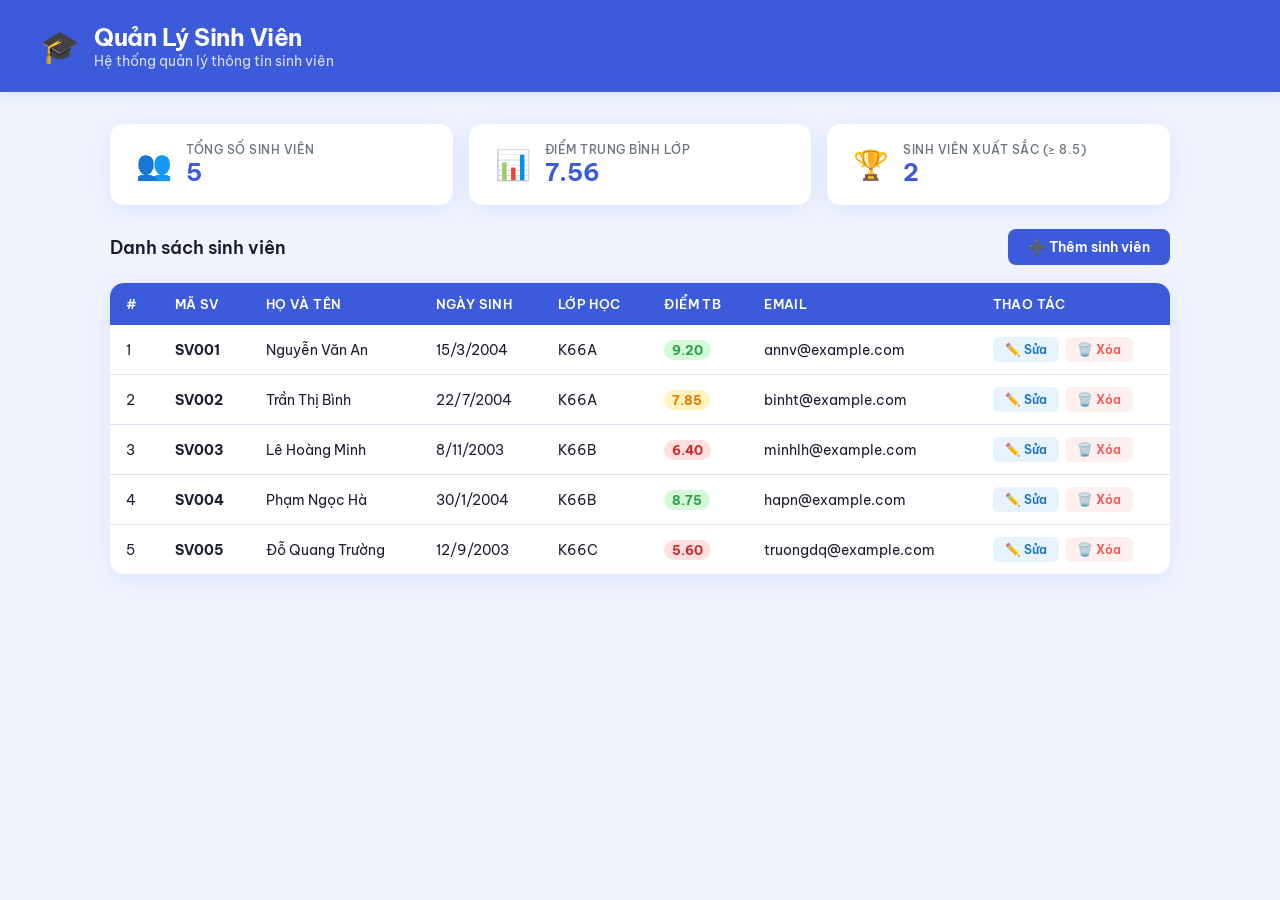
<file: BTTH3/Bài 1/index.html>
<!DOCTYPE html>
<html lang="vi">
<head>
  <meta charset="UTF-8">
  <meta name="viewport" content="width=device-width, initial-scale=1.0">
  <title>Quản Lý Sinh Viên</title>
  <link href="https://fonts.googleapis.com/css2?family=Be+Vietnam+Pro:wght@300;400;500;600;700&display=swap" rel="stylesheet">
  <link rel="stylesheet" href="style.css">
</head>
<body>

<header>
  <span class="icon">🎓</span>
  <div>
    <h1>Quản Lý Sinh Viên</h1>
    <p>Hệ thống quản lý thông tin sinh viên</p>
  </div>
</header>

<div class="container">

  <!-- Thống kê -->
  <div class="stats">
    <div class="stat-card">
      <span class="stat-icon">👥</span>
      <div>
        <div class="stat-label">Tổng số sinh viên</div>
        <div class="stat-value" id="total-students">0</div>
      </div>
    </div>
    <div class="stat-card">
      <span class="stat-icon">📊</span>
      <div>
        <div class="stat-label">Điểm trung bình lớp</div>
        <div class="stat-value" id="avg-gpa">0.00</div>
      </div>
    </div>
    <div class="stat-card">
      <span class="stat-icon">🏆</span>
      <div>
        <div class="stat-label">Sinh viên xuất sắc (≥ 8.5)</div>
        <div class="stat-value" id="excellent-count">0</div>
      </div>
    </div>
  </div>

  <!-- Toolbar -->
  <div class="toolbar">
    <h2>Danh sách sinh viên</h2>
    <button class="btn btn-primary" id="btn-open-modal">➕ Thêm sinh viên</button>
  </div>

  <!-- Bảng dữ liệu -->
  <div class="table-wrap">
    <table>
      <thead>
        <tr>
          <th>#</th>
          <th>Mã SV</th>
          <th>Họ và tên</th>
          <th>Ngày sinh</th>
          <th>Lớp học</th>
          <th>Điểm TB</th>
          <th>Email</th>
          <th>Thao tác</th>
        </tr>
      </thead>
      <tbody id="student-table-body"></tbody>
    </table>
  </div>

</div>

<!-- Thông báo -->
<div id="notification"></div>

<!-- Modal thêm/sửa -->
<div class="modal-overlay" id="modal-overlay">
  <div class="modal">
    <div class="modal-header">
      <h3 id="modal-title">Thêm sinh viên mới</h3>
      <button class="close-btn" id="btn-close-modal">✕</button>
    </div>
    <div class="form-grid">
      <div class="form-group">
        <label>Mã sinh viên *</label>
        <input type="text" id="msv" placeholder="VD: SV001">
        <span class="form-error" id="err-msv"></span>
      </div>
      <div class="form-group">
        <label>Lớp học *</label>
        <input type="text" id="lophoc" placeholder="VD: K66A">
        <span class="form-error" id="err-lophoc"></span>
      </div>
      <div class="form-group full">
        <label>Họ và tên *</label>
        <input type="text" id="hoten" placeholder="Nhập họ và tên đầy đủ">
        <span class="form-error" id="err-hoten"></span>
      </div>
      <div class="form-group">
        <label>Ngày sinh</label>
        <input type="date" id="ngaysinh">
        <span class="form-error" id="err-ngaysinh"></span>
      </div>
      <div class="form-group">
        <label>Điểm trung bình *</label>
        <input type="number" id="diemtb" min="0" max="10" step="0.01" placeholder="0.00 – 10.00">
        <span class="form-error" id="err-diemtb"></span>
      </div>
      <div class="form-group full">
        <label>Email *</label>
        <input type="email" id="email" placeholder="example@email.com">
        <span class="form-error" id="err-email"></span>
      </div>
    </div>
    <div class="form-actions">
      <button class="btn btn-secondary" id="btn-cancel">Hủy</button>
      <button class="btn btn-primary" id="btn-submit">💾 Lưu</button>
    </div>
  </div>
</div>

<script src="app.js"></script>
</body>
</html>
</file>
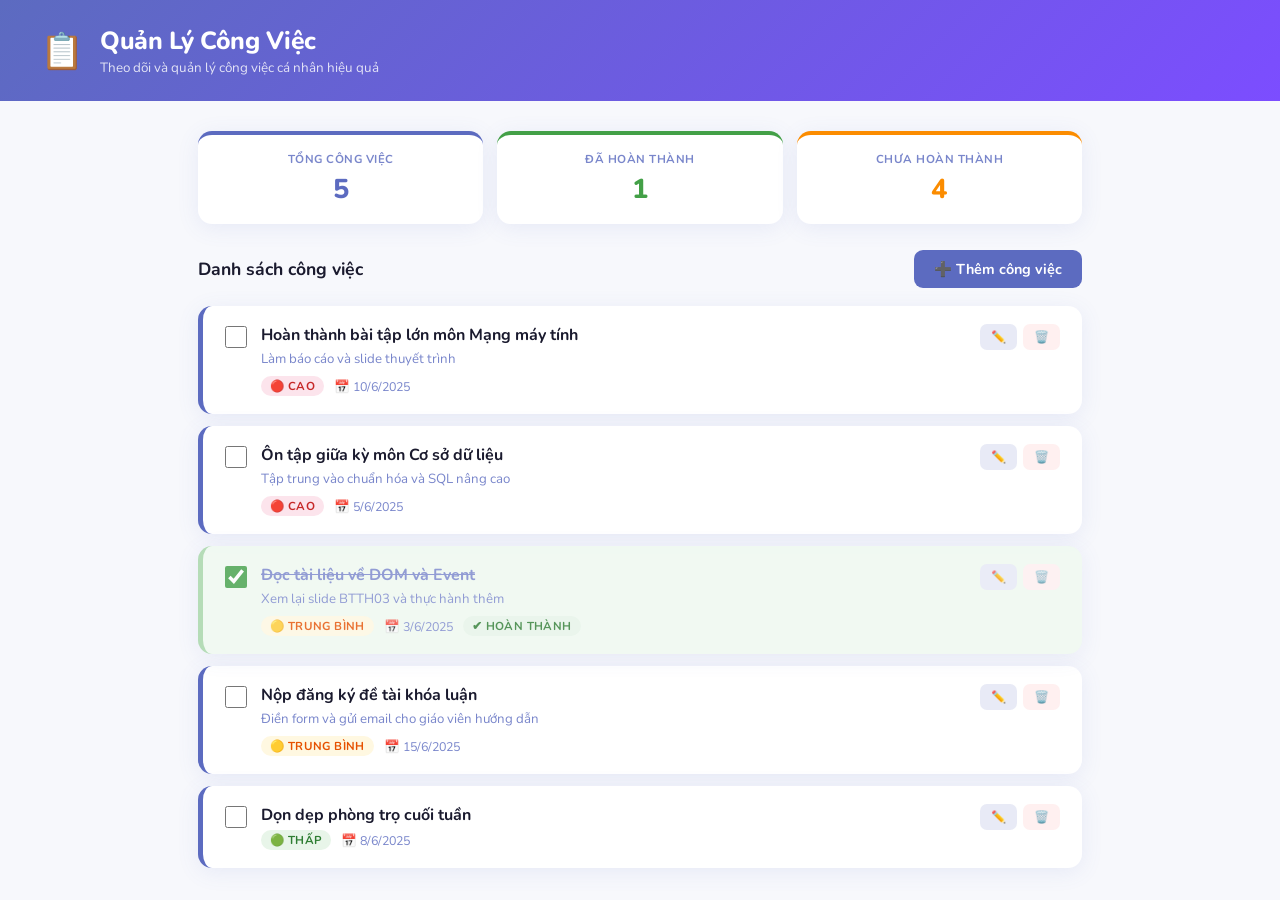
<file: BTTH3/Bài 2/index.html>
<!DOCTYPE html>
<html lang="vi">
<head>
  <meta charset="UTF-8">
  <meta name="viewport" content="width=device-width, initial-scale=1.0">
  <title>Quản Lý Công Việc</title>
  <link href="https://fonts.googleapis.com/css2?family=Nunito:wght@300;400;500;600;700;800&display=swap" rel="stylesheet">
  <link rel="stylesheet" href="style.css">
</head>
<body>

<header>
  <span class="icon">📋</span>
  <div>
    <h1>Quản Lý Công Việc</h1>
    <p>Theo dõi và quản lý công việc cá nhân hiệu quả</p>
  </div>
</header>

<div class="container">

  <!-- Thống kê -->
  <div class="stats">
    <div class="stat-card">
      <div class="stat-label">Tổng công việc</div>
      <div class="stat-value" id="total-tasks">0</div>
    </div>
    <div class="stat-card done">
      <div class="stat-label">Đã hoàn thành</div>
      <div class="stat-value" id="done-tasks">0</div>
    </div>
    <div class="stat-card pending">
      <div class="stat-label">Chưa hoàn thành</div>
      <div class="stat-value" id="pending-tasks">0</div>
    </div>
  </div>

  <!-- Toolbar -->
  <div class="toolbar">
    <h2>Danh sách công việc</h2>
    <button class="btn btn-primary" id="btn-open-modal">➕ Thêm công việc</button>
  </div>

  <!-- Danh sách công việc -->
  <div id="task-list"></div>

</div>

<!-- Thông báo -->
<div id="notification"></div>

<!-- Modal thêm/sửa -->
<div class="modal-overlay" id="modal-overlay">
  <div class="modal">
    <div class="modal-header">
      <h3 id="modal-title">Thêm công việc mới</h3>
      <button class="close-btn" id="btn-close-modal">✕</button>
    </div>

    <div class="form-group">
      <label>Tiêu đề công việc *</label>
      <input type="text" id="tieude" placeholder="Nhập tên công việc...">
      <span class="form-error" id="err-tieude"></span>
    </div>

    <div class="form-group">
      <label>Mô tả</label>
      <textarea id="mota" rows="3" placeholder="Mô tả ngắn về công việc..."></textarea>
    </div>

    <div class="form-group">
      <label>Hạn hoàn thành *</label>
      <input type="date" id="hanht">
      <span class="form-error" id="err-hanht"></span>
    </div>

    <div class="form-group">
      <label>Mức ưu tiên</label>
      <select id="uutien">
        <option value="high">🔴 Cao</option>
        <option value="mid" selected>🟡 Trung bình</option>
        <option value="low">🟢 Thấp</option>
      </select>
    </div>

    <div class="form-actions">
      <button class="btn btn-secondary" id="btn-cancel">Hủy</button>
      <button class="btn btn-primary" id="btn-submit">💾 Lưu</button>
    </div>
  </div>
</div>

<script src="app.js"></script>
</body>
</html>
</file>
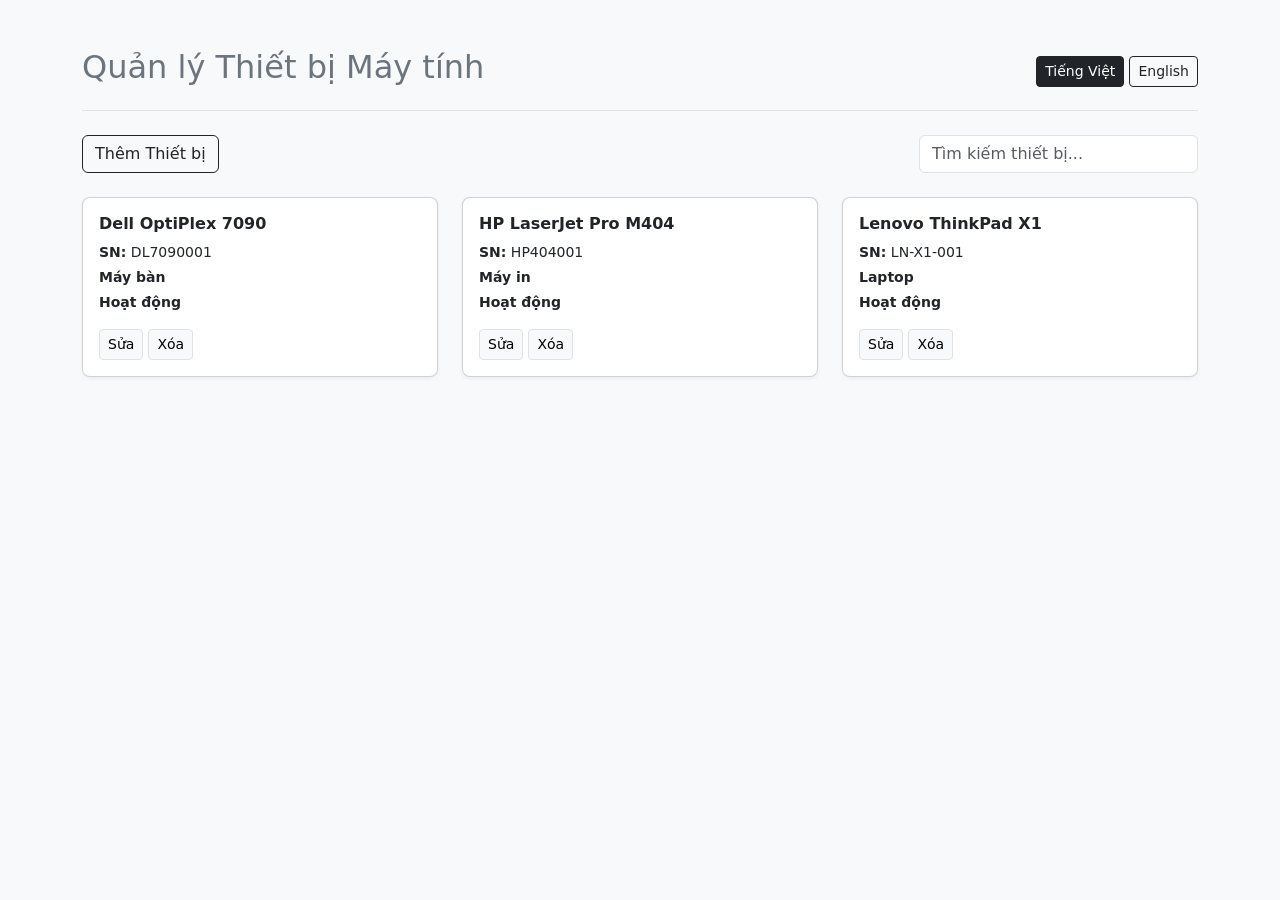
<file: BTTH2/bai1.html>
<!DOCTYPE html>
<html lang="vi">
<head>
    <meta charset="UTF-8">
    <meta name="viewport" content="width=device-width, initial-scale=1.0">
    <title>Quản lý Thiết bị Máy tính</title>
    <!-- Tích hợp Bootstrap 5 -->
    <link href="https://cdn.jsdelivr.net/npm/bootstrap@5.3.0/dist/css/bootstrap.min.css" rel="stylesheet">
    <style>
        body { background-color: #f8f9fa; }
        .device-card { border-radius: 8px; box-shadow: 0 2px 4px rgba(0,0,0,0.05); }
    </style>
</head>
<body>

<div class="container mt-5">
    <!-- Header -->
    <div class="d-flex justify-content-between align-items-center mb-4 border-bottom pb-3">
        <h2 class="text-secondary">Quản lý Thiết bị Máy tính</h2>
        <div>
            <button class="btn btn-dark btn-sm">Tiếng Việt</button>
            <button class="btn btn-outline-dark btn-sm">English</button>
        </div>
    </div>

    <!-- Toolbar -->
    <div class="d-flex justify-content-between mb-4">
        <button class="btn btn-outline-dark" data-bs-toggle="modal" data-bs-target="#addDeviceModal">Thêm Thiết bị</button>
        <input type="text" class="form-control w-25" placeholder="Tìm kiếm thiết bị...">
    </div>

    <!-- Danh sách thiết bị (Grid) -->
    <div class="row row-cols-1 row-cols-md-3 g-4">
        <!-- Card 1 -->
        <div class="col">
            <div class="card device-card h-100 p-3">
                <h6 class="fw-bold">Dell OptiPlex 7090</h6>
                <p class="mb-1 small"><strong>SN:</strong> DL7090001</p>
                <p class="mb-1 small"><strong>Máy bàn</strong></p>
                <p class="mb-3 small fw-bold">Hoạt động</p>
                <div>
                    <button class="btn btn-light btn-sm border">Sửa</button>
                    <button class="btn btn-light btn-sm border">Xóa</button>
                </div>
            </div>
        </div>
        <!-- Card 2 -->
        <div class="col">
            <div class="card device-card h-100 p-3">
                <h6 class="fw-bold">HP LaserJet Pro M404</h6>
                <p class="mb-1 small"><strong>SN:</strong> HP404001</p>
                <p class="mb-1 small"><strong>Máy in</strong></p>
                <p class="mb-3 small fw-bold">Hoạt động</p>
                <div>
                    <button class="btn btn-light btn-sm border">Sửa</button>
                    <button class="btn btn-light btn-sm border">Xóa</button>
                </div>
            </div>
        </div>
        <!-- Card 3 -->
        <div class="col">
            <div class="card device-card h-100 p-3">
                <h6 class="fw-bold">Lenovo ThinkPad X1</h6>
                <p class="mb-1 small"><strong>SN:</strong> LN-X1-001</p>
                <p class="mb-1 small"><strong>Laptop</strong></p>
                <p class="mb-3 small fw-bold">Hoạt động</p>
                <div>
                    <button class="btn btn-light btn-sm border">Sửa</button>
                    <button class="btn btn-light btn-sm border">Xóa</button>
                </div>
            </div>
        </div>
    </div>
</div>

<!-- Modal Thêm Thiết bị (Pop-up) -->
<div class="modal fade" id="addDeviceModal" tabindex="-1" aria-hidden="true">
    <div class="modal-dialog modal-lg">
        <div class="modal-content">
            <div class="modal-header border-0 pb-0">
                <button type="button" class="btn-close" data-bs-dismiss="modal" aria-label="Close"></button>
            </div>
            <div class="modal-body px-5 pb-5">
                <h4 class="fw-bold mb-4">Thêm Thiết bị</h4>
                <form>
                    <div class="row">
                        <div class="col-md-6 mb-3">
                            <label class="form-label small text-muted">Tên</label>
                            <input type="text" class="form-control">
                        </div>
                        <div class="col-md-6 mb-3">
                            <label class="form-label small text-muted">Số Serial</label>
                            <input type="text" class="form-control">
                        </div>
                        <div class="col-md-6 mb-3">
                            <label class="form-label small text-muted">Loại</label>
                            <select class="form-select">
                                <option>Laptop</option>
                                <option>Máy bàn</option>
                            </select>
                        </div>
                        <div class="col-md-6 mb-3">
                            <label class="form-label small text-muted">Ngày Mua</label>
                            <input type="date" class="form-control">
                        </div>
                        <div class="col-md-6 mb-3">
                            <label class="form-label small text-muted">Bảo Hành</label>
                            <select class="form-select">
                                <option>1 năm</option>
                                <option>2 năm</option>
                            </select>
                        </div>
                        <div class="col-md-6 mb-3">
                            <label class="form-label small text-muted">Email Quản lý</label>
                            <input type="email" class="form-control">
                        </div>
                        <div class="col-md-6 mb-4">
                            <label class="form-label small text-muted">Trạng Thái</label>
                            <select class="form-select">
                                <option>Hoạt động</option>
                                <option>Không hoạt động</option>
                            </select>
                        </div>
                    </div>
                    <div class="d-flex justify-content-end gap-2">
                        <button type="button" class="btn btn-light border" data-bs-dismiss="modal">Hủy</button>
                        <button type="button" class="btn btn-outline-dark">Lưu</button>
                    </div>
                </form>
            </div>
        </div>
    </div>
</div>

<!-- JS của Bootstrap -->
<script src="https://cdn.jsdelivr.net/npm/bootstrap@5.3.0/dist/js/bootstrap.bundle.min.js"></script>
</body>
</html>
</file>
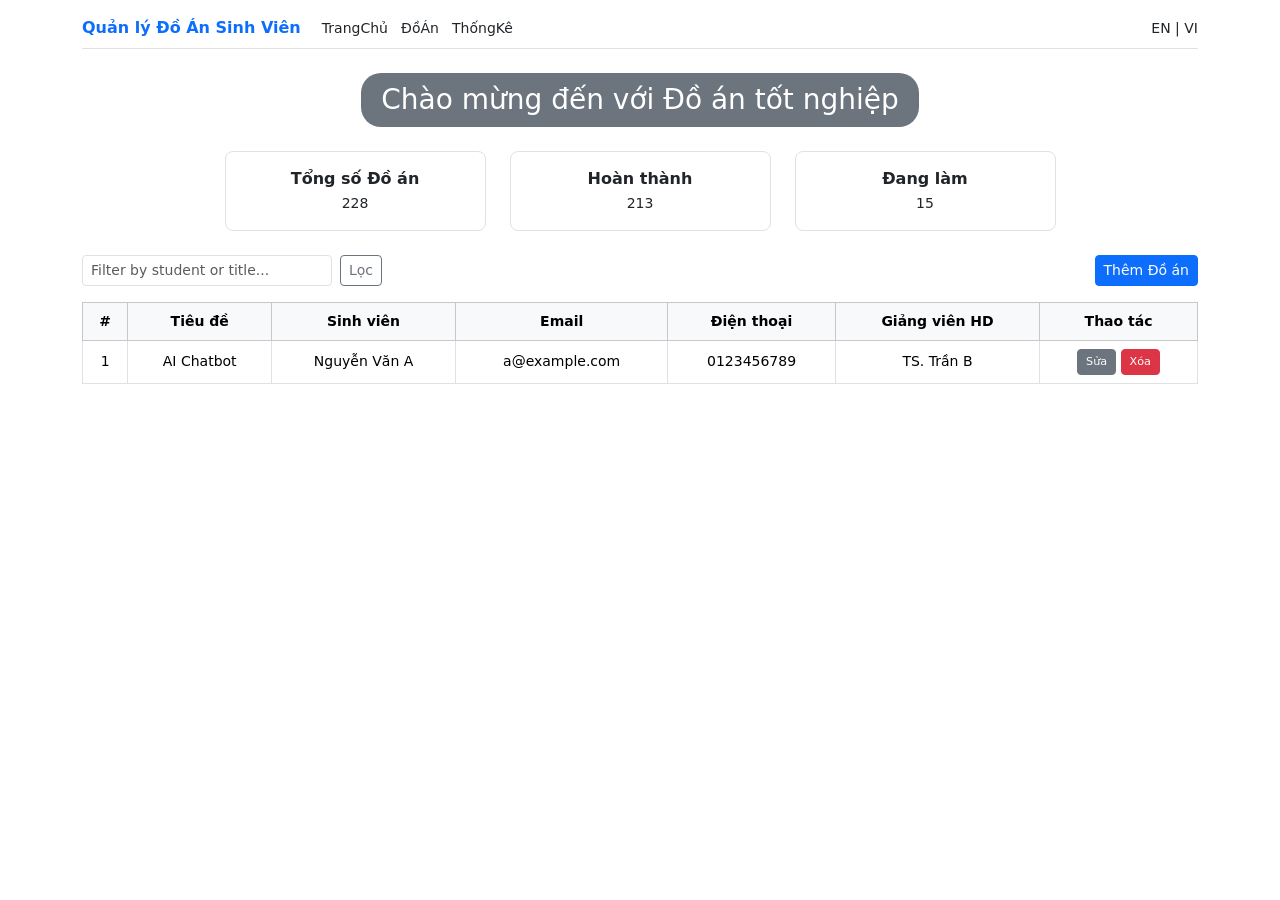
<file: BTTH2/bai2.html>
<!DOCTYPE html>
<html lang="vi">
<head>
    <meta charset="UTF-8">
    <meta name="viewport" content="width=device-width, initial-scale=1.0">
    <title>Quản lý Đồ Án Sinh Viên</title>
    <link href="https://cdn.jsdelivr.net/npm/bootstrap@5.3.0/dist/css/bootstrap.min.css" rel="stylesheet">
    <style>
        .stats-card { border: 1px solid #dee2e6; border-radius: 8px; padding: 15px; text-align: center; }
        .badge-title { background-color: #6c757d; color: white; padding: 10px 20px; border-radius: 20px; display: inline-block; }
    </style>
</head>
<body>

<div class="container mt-3">
    <!-- Navbar -->
    <div class="d-flex justify-content-between align-items-center mb-4 border-bottom pb-2">
        <div>
            <span class="text-primary fw-bold me-3">Quản lý Đồ Án Sinh Viên</span>
            <a href="#" class="text-decoration-none text-dark me-2 small">TrangChủ</a>
            <a href="#" class="text-decoration-none text-dark me-2 small">ĐồÁn</a>
            <a href="#" class="text-decoration-none text-dark small">ThốngKê</a>
        </div>
        <div class="small">EN | VI</div>
    </div>

    <!-- Title & Stats -->
    <div class="text-center mb-4">
        <h3 class="badge-title mb-4">Chào mừng đến với Đồ án tốt nghiệp</h3>
        <div class="row justify-content-center">
            <div class="col-md-3">
                <div class="stats-card">
                    <p class="mb-0 fw-bold">Tổng số Đồ án</p>
                    <small>228</small>
                </div>
            </div>
            <div class="col-md-3">
                <div class="stats-card">
                    <p class="mb-0 fw-bold">Hoàn thành</p>
                    <small>213</small>
                </div>
            </div>
            <div class="col-md-3">
                <div class="stats-card">
                    <p class="mb-0 fw-bold">Đang làm</p>
                    <small>15</small>
                </div>
            </div>
        </div>
    </div>

    <!-- Toolbar -->
    <div class="d-flex justify-content-between align-items-center mb-3">
        <div class="d-flex gap-2">
            <input type="text" class="form-control form-control-sm" placeholder="Filter by student or title..." style="width: 250px;">
            <button class="btn btn-outline-secondary btn-sm">Lọc</button>
        </div>
        <button class="btn btn-primary btn-sm" data-bs-toggle="modal" data-bs-target="#projectModal">Thêm Đồ án</button>
    </div>

    <!-- Data Table -->
    <table class="table table-bordered table-hover align-middle text-center small">
        <thead class="table-light">
            <tr>
                <th>#</th>
                <th>Tiêu đề</th>
                <th>Sinh viên</th>
                <th>Email</th>
                <th>Điện thoại</th>
                <th>Giảng viên HD</th>
                <th>Thao tác</th>
            </tr>
        </thead>
        <tbody>
            <tr>
                <td>1</td>
                <td>AI Chatbot</td>
                <td>Nguyễn Văn A</td>
                <td>a@example.com</td>
                <td>0123456789</td>
                <td>TS. Trần B</td>
                <td>
                    <button class="btn btn-secondary btn-sm" style="font-size: 0.7rem;">Sửa</button>
                    <button class="btn btn-danger btn-sm" style="font-size: 0.7rem;">Xóa</button>
                </td>
            </tr>
            <!-- Thêm các thẻ tr tương tự cho mục 2, 3, 4, 5... -->
        </tbody>
    </table>
</div>

<!-- Modal Thêm/Sửa Đồ án (Pop-up) -->
<div class="modal fade" id="projectModal" tabindex="-1" aria-hidden="true">
    <div class="modal-dialog">
        <div class="modal-content">
            <div class="modal-header">
                <h5 class="modal-title fw-bold">Thêm/Sửa Đồ án</h5>
                <button type="button" class="btn-close" data-bs-dismiss="modal" aria-label="Close"></button>
            </div>
            <div class="modal-body">
                <form>
                    <div class="mb-3">
                        <label class="form-label small">Tiêu đề Đồ án</label>
                        <input type="text" class="form-control form-control-sm">
                    </div>
                    <div class="mb-3">
                        <label class="form-label small">Tên Sinh viên</label>
                        <input type="text" class="form-control form-control-sm">
                    </div>
                    <div class="mb-3">
                        <label class="form-label small">Email</label>
                        <input type="email" class="form-control form-control-sm">
                    </div>
                    <div class="mb-3">
                        <label class="form-label small">Điện thoại</label>
                        <input type="text" class="form-control form-control-sm">
                    </div>
                    <div class="mb-3">
                        <label class="form-label small">Mật khẩu</label>
                        <input type="password" class="form-control form-control-sm">
                    </div>
                    <div class="mb-4">
                        <label class="form-label small">Giảng viên HD</label>
                        <select class="form-select form-select-sm">
                            <option>TS. Trần B</option>
                            <option>TS. Lê D</option>
                        </select>
                    </div>
                </form>
            </div>
            <div class="modal-footer">
                <button type="button" class="btn btn-secondary btn-sm" data-bs-dismiss="modal">Đóng</button>
                <button type="button" class="btn btn-primary btn-sm">Lưu</button>
            </div>
        </div>
    </div>
</div>

<script src="https://cdn.jsdelivr.net/npm/bootstrap@5.3.0/dist/js/bootstrap.bundle.min.js"></script>
</body>
</html>
</file>
<file: BTTH3/Bài 1/style.css>
:root {
  --bg: #f0f4ff;
  --surface: #ffffff;
  --primary: #3b5bdb;
  --primary-dark: #2f4ac2;
  --accent: #e7f5ff;
  --danger: #fa5252;
  --success: #40c057;
  --warning: #fab005;
  --text: #1a1d2e;
  --text-muted: #6c757d;
  --border: #dee2f0;
  --shadow: 0 4px 24px rgba(59, 91, 219, 0.10);
  --radius: 14px;
}

* {
  box-sizing: border-box;
  margin: 0;
  padding: 0;
}

body {
  font-family: 'Be Vietnam Pro', sans-serif;
  background: var(--bg);
  color: var(--text);
  min-height: 100vh;
}

/* ===== HEADER ===== */
header {
  background: var(--primary);
  color: #fff;
  padding: 22px 40px;
  display: flex;
  align-items: center;
  gap: 14px;
  box-shadow: 0 2px 12px rgba(59, 91, 219, 0.18);
}
header .icon { font-size: 2rem; }
header h1 { font-size: 1.5rem; font-weight: 700; letter-spacing: -0.5px; }
header p  { font-size: 0.85rem; opacity: 0.8; }

/* ===== CONTAINER ===== */
.container {
  max-width: 1100px;
  margin: 0 auto;
  padding: 32px 20px;
}

/* ===== STATS ===== */
.stats {
  display: flex;
  gap: 16px;
  margin-bottom: 24px;
  flex-wrap: wrap;
}
.stat-card {
  background: var(--surface);
  border-radius: var(--radius);
  padding: 18px 26px;
  flex: 1;
  min-width: 160px;
  box-shadow: var(--shadow);
  display: flex;
  align-items: center;
  gap: 14px;
}
.stat-icon  { font-size: 1.8rem; }
.stat-label { font-size: 0.75rem; color: var(--text-muted); font-weight: 500; text-transform: uppercase; letter-spacing: 0.5px; }
.stat-value { font-size: 1.5rem; font-weight: 700; color: var(--primary); }

/* ===== TOOLBAR ===== */
.toolbar {
  display: flex;
  justify-content: space-between;
  align-items: center;
  margin-bottom: 18px;
  flex-wrap: wrap;
  gap: 12px;
}
.toolbar h2 { font-size: 1.1rem; font-weight: 600; }

/* ===== BUTTONS ===== */
.btn {
  display: inline-flex;
  align-items: center;
  gap: 7px;
  padding: 9px 20px;
  border-radius: 8px;
  font-family: inherit;
  font-size: 0.9rem;
  font-weight: 600;
  cursor: pointer;
  border: none;
  transition: all 0.18s;
}
.btn-primary { background: var(--primary); color: #fff; }
.btn-primary:hover {
  background: var(--primary-dark);
  transform: translateY(-1px);
  box-shadow: 0 4px 12px rgba(59, 91, 219, 0.25);
}
.btn-secondary { background: #f1f3f5; color: var(--text); }
.btn-secondary:hover { background: #e9ecef; }
.btn-sm   { padding: 5px 12px; font-size: 0.78rem; border-radius: 6px; }
.btn-edit { background: #e8f4fd; color: #1971c2; }
.btn-edit:hover { background: #d0ebff; }
.btn-delete { background: #fff0f0; color: var(--danger); }
.btn-delete:hover { background: #ffe0e0; }

/* ===== TABLE ===== */
.table-wrap {
  background: var(--surface);
  border-radius: var(--radius);
  box-shadow: var(--shadow);
  overflow: hidden;
}
table { width: 100%; border-collapse: collapse; font-size: 0.88rem; }
thead { background: var(--primary); color: #fff; }
thead th {
  padding: 13px 16px;
  text-align: left;
  font-weight: 600;
  font-size: 0.8rem;
  text-transform: uppercase;
  letter-spacing: 0.4px;
}
tbody tr { border-bottom: 1px solid var(--border); transition: background 0.12s; }
tbody tr:hover { background: var(--accent); }
tbody tr:last-child { border-bottom: none; }
td { padding: 12px 16px; vertical-align: middle; }

.gpa { display: inline-block; padding: 2px 8px; border-radius: 20px; font-weight: 700; font-size: 0.82rem; }
.gpa-high { background: #d3f9d8; color: #2f9e44; }
.gpa-mid  { background: #fff3bf; color: #e67700; }
.gpa-low  { background: #ffe0e0; color: #c92a2a; }

.empty-row td { text-align: center; padding: 48px; color: var(--text-muted); font-size: 0.95rem; }
.actions-cell { display: flex; gap: 6px; }

/* ===== NOTIFICATION ===== */
#notification {
  position: fixed;
  top: 20px;
  right: 20px;
  padding: 13px 22px;
  border-radius: 10px;
  font-weight: 600;
  font-size: 0.88rem;
  color: #fff;
  z-index: 9999;
  box-shadow: 0 4px 20px rgba(0, 0, 0, 0.15);
  display: none;
  animation: slideIn 0.3s ease;
  max-width: 320px;
}
#notification.success { background: var(--success); }
#notification.error   { background: var(--danger); }

@keyframes slideIn {
  from { opacity: 0; transform: translateX(60px); }
  to   { opacity: 1; transform: translateX(0); }
}

/* ===== MODAL ===== */
.modal-overlay {
  display: none;
  position: fixed;
  inset: 0;
  background: rgba(20, 25, 60, 0.45);
  backdrop-filter: blur(3px);
  z-index: 1000;
  align-items: center;
  justify-content: center;
}
.modal-overlay.open { display: flex; }

.modal {
  background: var(--surface);
  border-radius: 18px;
  padding: 32px;
  width: 100%;
  max-width: 500px;
  box-shadow: 0 20px 60px rgba(20, 25, 60, 0.25);
  animation: modalIn 0.25s cubic-bezier(0.34, 1.56, 0.64, 1);
}
@keyframes modalIn {
  from { opacity: 0; transform: scale(0.88); }
  to   { opacity: 1; transform: scale(1); }
}

.modal-header {
  display: flex;
  justify-content: space-between;
  align-items: center;
  margin-bottom: 24px;
}
.modal-header h3 { font-size: 1.15rem; font-weight: 700; }

.close-btn {
  background: #f1f3f5;
  border: none;
  width: 32px;
  height: 32px;
  border-radius: 50%;
  font-size: 1.1rem;
  cursor: pointer;
  display: flex;
  align-items: center;
  justify-content: center;
  color: var(--text-muted);
  transition: background 0.15s;
}
.close-btn:hover { background: #e9ecef; }

/* ===== FORM ===== */
.form-grid { display: grid; grid-template-columns: 1fr 1fr; gap: 14px; }
.form-group { display: flex; flex-direction: column; gap: 5px; }
.form-group.full { grid-column: 1 / -1; }

.form-group label {
  font-size: 0.8rem;
  font-weight: 600;
  color: var(--text-muted);
  text-transform: uppercase;
  letter-spacing: 0.4px;
}
.form-group input,
.form-group select {
  padding: 9px 13px;
  border: 1.5px solid var(--border);
  border-radius: 8px;
  font-family: inherit;
  font-size: 0.9rem;
  color: var(--text);
  transition: border-color 0.15s;
  background: #fff;
}
.form-group input:focus,
.form-group select:focus {
  outline: none;
  border-color: var(--primary);
  box-shadow: 0 0 0 3px rgba(59, 91, 219, 0.1);
}

.form-error { font-size: 0.75rem; color: var(--danger); min-height: 16px; }
.form-actions { display: flex; gap: 10px; justify-content: flex-end; margin-top: 22px; }
</file>
<file: BTTH3/Bài 2/style.css>
:root {
  --bg: #f7f8fc;
  --surface: #ffffff;
  --primary: #5c6bc0;
  --primary-dark: #3949ab;
  --accent: #e8eaf6;
  --done-bg: #f0faf0;
  --done-border: #a5d6a7;
  --danger: #ef5350;
  --success: #43a047;
  --warning: #fb8c00;
  --text: #1a1a2e;
  --text-muted: #7986cb;
  --border: #e0e3f0;
  --shadow: 0 4px 22px rgba(92, 107, 192, 0.10);
  --radius: 14px;

  --prio-high:      #fce4ec;
  --prio-high-text: #c62828;
  --prio-mid:       #fff8e1;
  --prio-mid-text:  #e65100;
  --prio-low:       #e8f5e9;
  --prio-low-text:  #2e7d32;
}

* {
  box-sizing: border-box;
  margin: 0;
  padding: 0;
}

body {
  font-family: 'Nunito', sans-serif;
  background: var(--bg);
  color: var(--text);
  min-height: 100vh;
}

/* ===== HEADER ===== */
header {
  background: linear-gradient(135deg, var(--primary) 0%, #7c4dff 100%);
  color: #fff;
  padding: 24px 40px;
  display: flex;
  align-items: center;
  gap: 16px;
}
header .icon { font-size: 2.2rem; }
header h1   { font-size: 1.55rem; font-weight: 800; letter-spacing: -0.5px; }
header p    { font-size: 0.84rem; opacity: 0.82; }

/* ===== CONTAINER ===== */
.container {
  max-width: 920px;
  margin: 0 auto;
  padding: 30px 18px;
}

/* ===== STATS ===== */
.stats {
  display: flex;
  gap: 14px;
  margin-bottom: 26px;
  flex-wrap: wrap;
}
.stat-card {
  background: var(--surface);
  border-radius: var(--radius);
  padding: 16px 22px;
  flex: 1;
  min-width: 140px;
  box-shadow: var(--shadow);
  border-top: 4px solid var(--primary);
  text-align: center;
}
.stat-card.done    { border-top-color: var(--success); }
.stat-card.pending { border-top-color: var(--warning); }

.stat-label {
  font-size: 0.72rem;
  font-weight: 700;
  text-transform: uppercase;
  letter-spacing: 0.5px;
  color: var(--text-muted);
  margin-bottom: 4px;
}
.stat-value { font-size: 1.7rem; font-weight: 800; color: var(--primary); }
.stat-card.done    .stat-value { color: var(--success); }
.stat-card.pending .stat-value { color: var(--warning); }

/* ===== TOOLBAR ===== */
.toolbar {
  display: flex;
  justify-content: space-between;
  align-items: center;
  margin-bottom: 18px;
  flex-wrap: wrap;
  gap: 12px;
}
.toolbar h2 { font-size: 1.1rem; font-weight: 700; }

/* ===== BUTTONS ===== */
.btn {
  display: inline-flex;
  align-items: center;
  gap: 7px;
  padding: 9px 20px;
  border-radius: 9px;
  font-family: inherit;
  font-size: 0.9rem;
  font-weight: 700;
  cursor: pointer;
  border: none;
  transition: all 0.17s;
}
.btn-primary { background: var(--primary); color: #fff; }
.btn-primary:hover {
  background: var(--primary-dark);
  transform: translateY(-1px);
  box-shadow: 0 4px 14px rgba(92, 107, 192, 0.3);
}
.btn-secondary { background: #f1f3f5; color: var(--text); }
.btn-secondary:hover { background: #e0e3f0; }
.btn-sm     { padding: 5px 11px; font-size: 0.76rem; border-radius: 7px; }
.btn-edit   { background: #e8eaf6; color: var(--primary-dark); }
.btn-edit:hover   { background: #c5cae9; }
.btn-delete { background: #fff0f0; color: var(--danger); }
.btn-delete:hover { background: #ffcdd2; }

/* ===== TASK CARDS ===== */
#task-list { display: flex; flex-direction: column; gap: 12px; }

.task-card {
  background: var(--surface);
  border-radius: var(--radius);
  padding: 18px 22px;
  box-shadow: var(--shadow);
  display: flex;
  align-items: flex-start;
  gap: 14px;
  border-left: 5px solid var(--primary);
  transition: all 0.2s;
}
.task-card.done-card {
  background: var(--done-bg);
  border-left-color: var(--done-border);
  opacity: 0.8;
}
.task-card.done-card .task-title {
  text-decoration: line-through;
  color: var(--text-muted);
}

.task-checkbox {
  width: 22px;
  height: 22px;
  flex-shrink: 0;
  accent-color: var(--success);
  cursor: pointer;
  margin-top: 2px;
}

.task-body { flex: 1; min-width: 0; }
.task-title {
  font-size: 1rem;
  font-weight: 700;
  margin-bottom: 4px;
  white-space: nowrap;
  overflow: hidden;
  text-overflow: ellipsis;
}
.task-desc { font-size: 0.83rem; color: var(--text-muted); margin-bottom: 8px; }
.task-meta { display: flex; gap: 10px; flex-wrap: wrap; align-items: center; }

.prio-badge {
  display: inline-block;
  padding: 2px 9px;
  border-radius: 20px;
  font-size: 0.72rem;
  font-weight: 700;
  text-transform: uppercase;
  letter-spacing: 0.4px;
}
.prio-high { background: var(--prio-high); color: var(--prio-high-text); }
.prio-mid  { background: var(--prio-mid);  color: var(--prio-mid-text); }
.prio-low  { background: var(--prio-low);  color: var(--prio-low-text); }

.due-date {
  font-size: 0.78rem;
  color: var(--text-muted);
  display: flex;
  align-items: center;
  gap: 4px;
}
.task-actions { display: flex; gap: 6px; flex-shrink: 0; }

/* ===== EMPTY STATE ===== */
.empty-state { text-align: center; padding: 60px 20px; color: var(--text-muted); }
.empty-state .big { font-size: 3rem; margin-bottom: 10px; }
.empty-state p    { font-size: 0.95rem; }

/* ===== NOTIFICATION ===== */
#notification {
  position: fixed;
  top: 20px;
  right: 20px;
  padding: 13px 22px;
  border-radius: 10px;
  font-weight: 700;
  font-size: 0.88rem;
  color: #fff;
  z-index: 9999;
  box-shadow: 0 4px 20px rgba(0, 0, 0, 0.15);
  display: none;
  animation: slideIn 0.28s ease;
  max-width: 300px;
}
#notification.success { background: var(--success); }
#notification.error   { background: var(--danger); }

@keyframes slideIn {
  from { opacity: 0; transform: translateX(60px); }
  to   { opacity: 1; transform: translateX(0); }
}

/* ===== MODAL ===== */
.modal-overlay {
  display: none;
  position: fixed;
  inset: 0;
  background: rgba(20, 15, 60, 0.45);
  backdrop-filter: blur(3px);
  z-index: 1000;
  align-items: center;
  justify-content: center;
}
.modal-overlay.open { display: flex; }

.modal {
  background: var(--surface);
  border-radius: 18px;
  padding: 30px;
  width: 100%;
  max-width: 480px;
  box-shadow: 0 20px 60px rgba(20, 15, 60, 0.22);
  animation: modalIn 0.25s cubic-bezier(0.34, 1.56, 0.64, 1);
}
@keyframes modalIn {
  from { opacity: 0; transform: scale(0.88); }
  to   { opacity: 1; transform: scale(1); }
}

.modal-header {
  display: flex;
  justify-content: space-between;
  align-items: center;
  margin-bottom: 22px;
}
.modal-header h3 { font-size: 1.15rem; font-weight: 800; }

.close-btn {
  background: #f1f3f5;
  border: none;
  width: 32px;
  height: 32px;
  border-radius: 50%;
  font-size: 1.1rem;
  cursor: pointer;
  display: flex;
  align-items: center;
  justify-content: center;
  color: var(--text-muted);
  transition: background 0.14s;
}
.close-btn:hover { background: #e0e3f0; }

/* ===== FORM ===== */
.form-group {
  display: flex;
  flex-direction: column;
  gap: 5px;
  margin-bottom: 14px;
}
.form-group label {
  font-size: 0.78rem;
  font-weight: 700;
  color: var(--text-muted);
  text-transform: uppercase;
  letter-spacing: 0.4px;
}
.form-group input,
.form-group textarea,
.form-group select {
  padding: 9px 13px;
  border: 1.5px solid var(--border);
  border-radius: 8px;
  font-family: inherit;
  font-size: 0.9rem;
  color: var(--text);
  transition: border-color 0.14s;
  background: #fff;
  resize: vertical;
}
.form-group input:focus,
.form-group textarea:focus,
.form-group select:focus {
  outline: none;
  border-color: var(--primary);
  box-shadow: 0 0 0 3px rgba(92, 107, 192, 0.12);
}

.form-error { font-size: 0.74rem; color: var(--danger); min-height: 15px; }
.form-actions { display: flex; gap: 10px; justify-content: flex-end; margin-top: 20px; }
</file>
